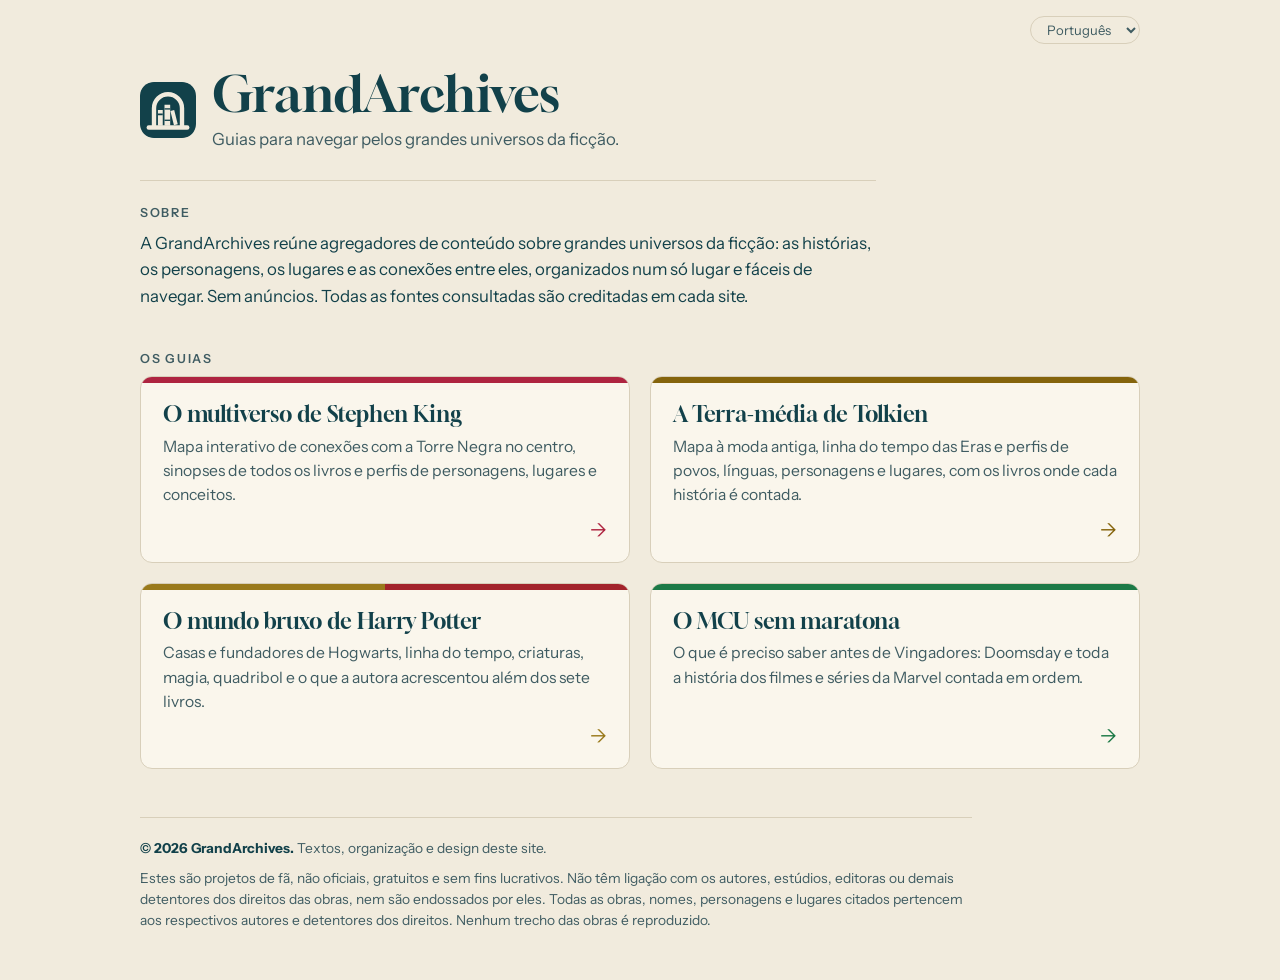
<file: site/index.html>
<!doctype html>
<html lang="pt-BR">
<head>
<meta charset="utf-8">
<meta name="viewport" content="width=device-width,initial-scale=1,viewport-fit=cover">
<title>GrandArchives: guias dos grandes universos da ficção</title>
<meta name="description" content="A GrandArchives reúne guias sobre grandes universos da ficção: histórias, personagens, lugares e as conexões entre eles, organizados num só lugar e fáceis de navegar. Sem anúncios.">
<link rel="canonical" href="https://grand-archives.github.io/">
<meta property="og:type" content="website">
<meta property="og:site_name" content="GrandArchives">
<meta property="og:locale" content="pt_BR">
<meta property="og:locale:alternate" content="en_US">
<meta property="og:title" content="GrandArchives: guias dos grandes universos da ficção">
<meta property="og:description" content="A GrandArchives reúne guias sobre grandes universos da ficção: histórias, personagens, lugares e as conexões entre eles, organizados num só lugar e fáceis de navegar. Sem anúncios.">
<meta property="og:url" content="https://grand-archives.github.io/">
<link rel="alternate" hreflang="pt-BR" href="https://grand-archives.github.io/">
<link rel="alternate" hreflang="en" href="https://grand-archives.github.io/en/">
<link rel="alternate" hreflang="x-default" href="https://grand-archives.github.io/">
<link rel="icon" href="assets/icons/favicon.ico" sizes="any">
<link rel="icon" href="assets/icons/favicon.svg" type="image/svg+xml">
<link rel="apple-touch-icon" href="assets/icons/apple-touch-icon.png">
<link rel="preconnect" href="https://fonts.googleapis.com">
<link rel="preconnect" href="https://fonts.gstatic.com" crossorigin>
<link rel="stylesheet" href="https://fonts.googleapis.com/css2?family=Gloock&family=Instrument+Sans:wght@400;500;600&display=swap">
<link rel="stylesheet" href="css/style.css">
<script src="js/app.js" defer></script>
</head>
<body>
<div id="app"></div>
<noscript>Esta página precisa de JavaScript para funcionar. Ative o JavaScript no navegador e recarregue a página.</noscript>
</body>
</html>
</file>
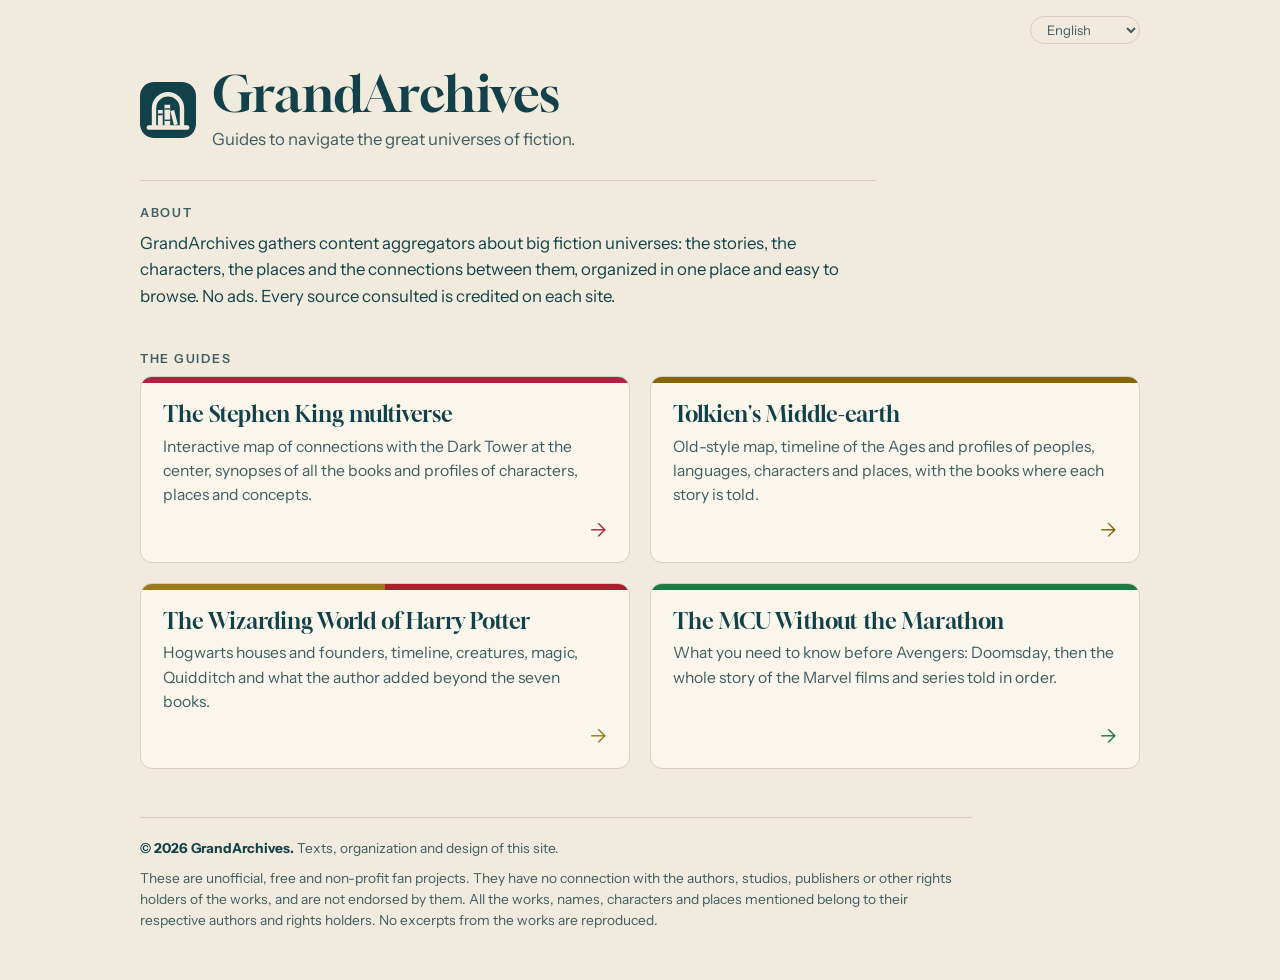
<file: site/en/index.html>
<!doctype html>
<html lang="en">
<head>
<meta charset="utf-8">
<meta name="viewport" content="width=device-width,initial-scale=1,viewport-fit=cover">
<title>GrandArchives: guides to the great universes of fiction</title>
<meta name="description" content="GrandArchives gathers guides to big fiction universes: stories, characters, places and the connections between them, organized in one place and easy to browse. No ads.">
<link rel="canonical" href="https://grand-archives.github.io/en/">
<meta property="og:type" content="website">
<meta property="og:site_name" content="GrandArchives">
<meta property="og:locale" content="en_US">
<meta property="og:locale:alternate" content="pt_BR">
<meta property="og:title" content="GrandArchives: guides to the great universes of fiction">
<meta property="og:description" content="GrandArchives gathers guides to big fiction universes: stories, characters, places and the connections between them, organized in one place and easy to browse. No ads.">
<meta property="og:url" content="https://grand-archives.github.io/en/">
<link rel="alternate" hreflang="pt-BR" href="https://grand-archives.github.io/">
<link rel="alternate" hreflang="en" href="https://grand-archives.github.io/en/">
<link rel="alternate" hreflang="x-default" href="https://grand-archives.github.io/">
<link rel="icon" href="../assets/icons/favicon.ico" sizes="any">
<link rel="icon" href="../assets/icons/favicon.svg" type="image/svg+xml">
<link rel="apple-touch-icon" href="../assets/icons/apple-touch-icon.png">
<link rel="preconnect" href="https://fonts.googleapis.com">
<link rel="preconnect" href="https://fonts.gstatic.com" crossorigin>
<link rel="stylesheet" href="https://fonts.googleapis.com/css2?family=Gloock&family=Instrument+Sans:wght@400;500;600&display=swap">
<link rel="stylesheet" href="../css/style.css">
<script src="../js/app.js" defer></script>
</head>
<body>
<div id="app"></div>
<noscript>This page needs JavaScript to work. Enable JavaScript in your browser and reload the page.</noscript>
</body>
</html>
</file>
<file: site/css/style.css>
/* GrandArchives hub: all styles (language-independent). Palette from the org logo: petrol #12414A, cream #F1EBDD. */
:root{
  --petrol:#12414A; --cream:#F1EBDD;
  --bg:#f1ebdd; --surface:#faf6ec; --ink:#12414a; --muted:#3f5c62; --line:#d8cfba; --shadow:rgba(18,65,74,.16);
  --focus:#12414a;
  --display:"Gloock",Georgia,"Times New Roman",serif;
  --body:"Instrument Sans",system-ui,-apple-system,"Segoe UI",sans-serif;
  color-scheme:light;
}
@media (prefers-color-scheme: dark){
  :root:not([data-theme="light"]){
    --bg:#0b2a30; --surface:#103840; --ink:#f1ebdd; --muted:#b6c6c3; --line:#25535c; --shadow:rgba(0,0,0,.4);
    --focus:#f1ebdd;
    color-scheme:dark;
  }
}
:root[data-theme="dark"]{
  --bg:#0b2a30; --surface:#103840; --ink:#f1ebdd; --muted:#b6c6c3; --line:#25535c; --shadow:rgba(0,0,0,.4);
  --focus:#f1ebdd;
  color-scheme:dark;
}

*{box-sizing:border-box}
html{-webkit-text-size-adjust:100%}
body{margin:0;background:var(--bg);color:var(--ink);font-family:var(--body);font-size:16px;line-height:1.55}
[hidden]{display:none!important}
a{color:inherit}
:focus-visible{outline:3px solid var(--focus);outline-offset:3px;border-radius:6px}

.wrap{max-width:1040px;margin:0 auto;padding:max(16px,env(safe-area-inset-top)) max(20px,env(safe-area-inset-right)) max(40px,env(safe-area-inset-bottom)) max(20px,env(safe-area-inset-left))}

/* language selector: discreet, top right, always visible */
.langbar{display:flex;justify-content:flex-end;margin-bottom:24px}
.langbar:empty{display:none}
.langsel{font:inherit;font-size:.82rem;color:var(--muted);background:transparent;border:1px solid var(--line);border-radius:999px;padding:4px 12px;max-width:100%;cursor:pointer}
.langsel:hover{border-color:var(--ink);color:var(--ink)}

/* header */
.hero{display:flex;align-items:center;gap:16px;margin-bottom:28px}
.mark{flex:none;width:56px;height:56px;border-radius:14px;display:block}
.hero-text{min-width:0}
h1{font-family:var(--display);font-weight:400;font-size:clamp(2rem,6vw,3.1rem);line-height:1.05;margin:0;overflow-wrap:anywhere}
.tagline{margin:6px 0 0;color:var(--muted);font-size:1.05rem;text-wrap:balance}

.eyebrow{margin:0 0 8px;font-size:.78rem;font-weight:600;letter-spacing:.14em;text-transform:uppercase;color:var(--muted)}
.about{max-width:46rem;padding-top:22px;border-top:1px solid var(--line);margin-bottom:40px}
.about p{margin:0;font-size:1.05rem}

/* cards */
.cards{list-style:none;margin:0;padding:0;display:grid;grid-template-columns:1fr;gap:16px}
@media (min-width:640px){.cards{grid-template-columns:repeat(2,minmax(0,1fr));gap:20px}}
.cards>li{display:flex;min-width:0}
.card{--a:var(--c1,var(--ink));--a2:var(--c2,var(--a));position:relative;display:flex;flex-direction:column;gap:8px;width:100%;padding:24px 22px 22px;background:var(--surface);border:1px solid var(--line);border-radius:12px;overflow:hidden;text-decoration:none;color:var(--ink);transition:transform .18s ease,box-shadow .18s ease,border-color .18s ease}
.card::before{content:"";position:absolute;inset:0 0 auto 0;height:6px;background:linear-gradient(90deg,var(--a) 0 50%,var(--a2) 50% 100%)}
.card-title{margin:0;font-family:var(--display);font-weight:400;font-size:1.4rem;line-height:1.15;text-wrap:balance}
.card-desc{margin:0;color:var(--muted);font-size:.98rem;flex:1}
.card::after{content:"\2192";align-self:flex-end;color:var(--a);font-size:1.25rem;line-height:1;margin-top:4px;transition:transform .18s ease}
.card:hover{transform:translateY(-3px);box-shadow:0 10px 24px var(--shadow);border-color:var(--a)}
.card:hover::after{transform:translateX(4px)}
.card:focus-visible{outline-offset:4px;border-radius:12px}
@media (prefers-color-scheme: dark){
  :root:not([data-theme="light"]) .card{--a:var(--c1d,var(--c1,var(--ink)));--a2:var(--c2d,var(--c2,var(--a)))}
}
:root[data-theme="dark"] .card{--a:var(--c1d,var(--c1,var(--ink)));--a2:var(--c2d,var(--c2,var(--a)))}

/* footer */
.foot{margin-top:48px;padding-top:20px;border-top:1px solid var(--line);max-width:52rem;font-size:.86rem;color:var(--muted)}
.foot p{margin:0 0 8px}
.foot strong{color:var(--ink)}

@media (max-width:420px){
  .hero{gap:12px}
  .mark{width:48px;height:48px;border-radius:12px}
  .card{padding:22px 18px 18px}
}
@media (prefers-reduced-motion: reduce){
  .card,.card::after{transition:none}
  .card:hover{transform:none}
  .card:hover::after{transform:none}
}
</file>
